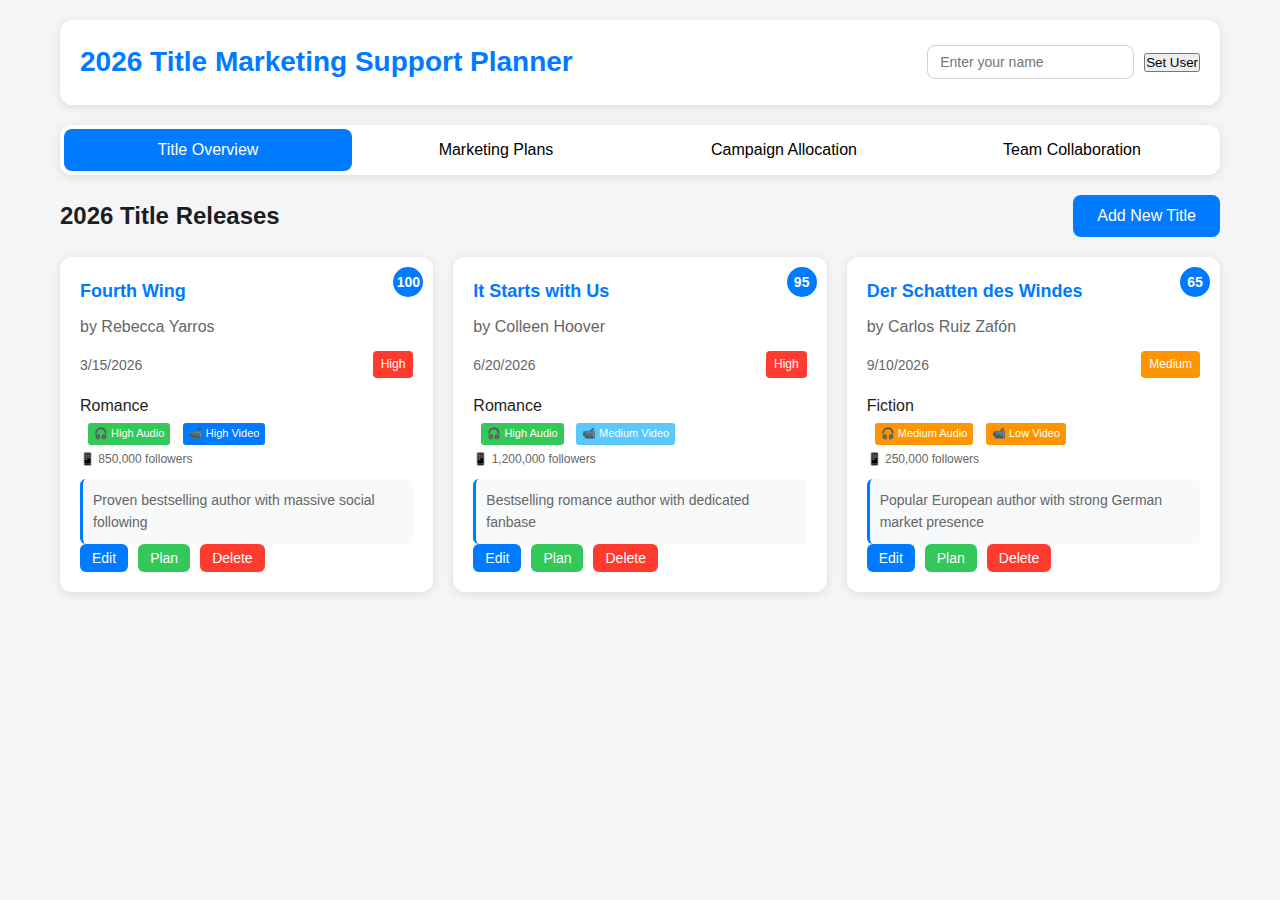
<file: 2026 Title Planning Tool/index.html>
<!DOCTYPE html>
<html lang="en">
<head>
    <meta charset="UTF-8">
    <meta name="viewport" content="width=device-width, initial-scale=1.0">
    <title>2026 Title Marketing Support Planner</title>
    <link rel="stylesheet" href="styles.css">
</head>
<body>
    <div class="container">
        <header>
            <h1>2026 Title Marketing Support Planner</h1>
            <div class="user-info">
                <input type="text" id="userName" placeholder="Enter your name" />
                <button id="saveUser">Set User</button>
            </div>
        </header>

        <nav class="tabs">
            <button class="tab-btn active" data-tab="titles">Title Overview</button>
            <button class="tab-btn" data-tab="planning">Marketing Plans</button>
            <button class="tab-btn" data-tab="allocation">Campaign Allocation</button>
            <button class="tab-btn" data-tab="collaboration">Team Collaboration</button>
        </nav>

        <main>
            <!-- Title Overview Tab -->
            <div id="titles" class="tab-content active">
                <div class="section-header">
                    <h2>2026 Title Releases</h2>
                    <button id="addTitle" class="btn-primary">Add New Title</button>
                </div>
                <div class="titles-grid" id="titlesGrid"></div>
            </div>

            <!-- Marketing Plans Tab -->
            <div id="planning" class="tab-content">
                <div class="section-header">
                    <h2>Marketing Support Plans</h2>
                    <select id="titleFilter">
                        <option value="">All Titles</option>
                    </select>
                </div>
                <div class="plans-container" id="plansContainer"></div>
            </div>

            <!-- Campaign Allocation Tab -->
            <div id="allocation" class="tab-content">
                <div class="section-header">
                    <h2>Campaign Allocation Tracker</h2>
                </div>
                <div class="allocation-dashboard">
                    <div class="allocation-counters">
                        <div class="counter-card">
                            <h3>Marquee Campaigns</h3>
                            <div class="counter-display">
                                <span id="marqueeUsed">0</span> / <span id="marqueeTotal">12</span>
                            </div>
                            <div class="counter-bar">
                                <div id="marqueeBar" class="progress-bar"></div>
                            </div>
                        </div>
                        <div class="counter-card">
                            <h3>Blockbuster Campaigns</h3>
                            <div class="counter-display">
                                <span id="blockbusterUsed">0</span> / <span id="blockbusterTotal">6</span>
                            </div>
                            <div class="counter-bar">
                                <div id="blockbusterBar" class="progress-bar"></div>
                            </div>
                        </div>
                    </div>
                    <div class="allocation-settings">
                        <h4>Allocation Settings</h4>
                        <div class="form-group">
                            <label>Total Marquee Campaigns:</label>
                            <input type="number" id="setMarqueeTotal" value="12" min="1">
                        </div>
                        <div class="form-group">
                            <label>Total Blockbuster Campaigns:</label>
                            <input type="number" id="setBlockbusterTotal" value="6" min="1">
                        </div>
                        <button id="updateAllocation" class="btn-primary">Update Allocation</button>
                    </div>
                </div>
            </div>

            <!-- Team Collaboration Tab -->
            <div id="collaboration" class="tab-content">
                <div class="section-header">
                    <h2>Team Activity & Comments</h2>
                </div>
                <div class="activity-feed" id="activityFeed"></div>
            </div>
        </main>
    </div>

    <!-- Modal for adding/editing titles -->
    <div id="titleModal" class="modal">
        <div class="modal-content">
            <span class="close">&times;</span>
            <h3 id="modalTitle">Add New Title</h3>
            <form id="titleForm">
                <input type="hidden" id="titleId" />
                <div class="form-group">
                    <label for="bookTitle">Title:</label>
                    <input type="text" id="bookTitle" required />
                </div>
                <div class="form-group">
                    <label for="author">Author:</label>
                    <input type="text" id="author" required />
                </div>
                <div class="form-group">
                    <label for="releaseDate">Release Date:</label>
                    <input type="date" id="releaseDate" required />
                </div>
                <div class="form-group">
                    <label for="genre">Genre:</label>
                    <select id="genre">
                        <option value="Fiction">Fiction</option>
                        <option value="Non-Fiction">Non-Fiction</option>
                        <option value="Romance">Romance</option>
                        <option value="Mystery">Mystery</option>
                        <option value="Sci-Fi">Sci-Fi</option>
                        <option value="Biography">Biography</option>
                    </select>
                </div>
                <div class="form-group">
                    <label for="priority">Priority Level:</label>
                    <select id="priority">
                        <option value="High">High</option>
                        <option value="Medium">Medium</option>
                        <option value="Low">Low</option>
                    </select>
                </div>
                <div class="form-group">
                    <label for="audioSuccess">Audio Following/Success:</label>
                    <select id="audioSuccess">
                        <option value="High">High - Strong audio performance</option>
                        <option value="Medium">Medium - Moderate audio success</option>
                        <option value="Low">Low - Limited audio following</option>
                        <option value="None">None - No audio track record</option>
                    </select>
                </div>
                <div class="form-group">
                    <label for="socialFollowing">Social Following (AI-pulled):</label>
                    <input type="number" id="socialFollowing" placeholder="Total followers across platforms">
                </div>
                <div class="form-group">
                    <label for="videoComfort">Video Content Comfort:</label>
                    <select id="videoComfort">
                        <option value="High">High - Actively creates video content</option>
                        <option value="Medium">Medium - Comfortable with video</option>
                        <option value="Low">Low - Limited video experience</option>
                        <option value="None">None - Prefers no video</option>
                    </select>
                </div>
                <div class="form-group">
                    <label for="editorialReason">Editorial Reason for Support:</label>
                    <textarea id="editorialReason" placeholder="Why should this author/title receive paid marketing support?"></textarea>
                </div>
                <div class="form-actions">
                    <button type="submit" class="btn-primary">Save Title</button>
                    <button type="button" class="btn-secondary" id="cancelTitle">Cancel</button>
                </div>
            </form>
        </div>
    </div>

    <!-- Modal for marketing plans -->
    <div id="planModal" class="modal">
        <div class="modal-content large">
            <span class="close">&times;</span>
            <h3 id="planModalTitle">Marketing Support Plan</h3>
            <form id="planForm">
                <input type="hidden" id="planTitleId" />
                <div class="plan-sections">
                    <div class="plan-section">
                        <h4>Campaign Strategy</h4>
                        <textarea id="campaignStrategy" placeholder="Describe the overall marketing strategy..."></textarea>
                    </div>
                    <div class="plan-section">
                        <h4>Target Audience</h4>
                        <textarea id="targetAudience" placeholder="Define the target audience..."></textarea>
                    </div>
                    <div class="plan-section">
                        <h4>Marketing Channels</h4>
                        <div class="checkbox-group">
                            <label><input type="checkbox" value="Social Media"> Social Media</label>
                            <label><input type="checkbox" value="Email Marketing"> Email Marketing</label>
                            <label><input type="checkbox" value="Influencer Partnerships"> Influencer Partnerships</label>
                            <label><input type="checkbox" value="PR & Media"> PR & Media</label>
                            <label><input type="checkbox" value="Paid Advertising"> Paid Advertising</label>
                            <label><input type="checkbox" value="Events & Signings"> Events & Signings</label>
                        </div>
                    </div>
                    <div class="plan-section">
                        <h4>Budget Allocation</h4>
                        <input type="number" id="budget" placeholder="Marketing budget ($)" />
                    </div>
                    <div class="plan-section">
                        <h4>Key Milestones</h4>
                        <textarea id="milestones" placeholder="List key marketing milestones and dates..."></textarea>
                    </div>
                    <div class="plan-section">
                        <h4>Team Members</h4>
                        <input type="text" id="teamMembers" placeholder="Assigned team members (comma-separated)" />
                    </div>
                    <div class="plan-section">
                        <h4>Campaign Type & Region</h4>
                        <div class="campaign-selection">
                            <div class="form-group">
                                <label for="campaignType">Campaign Level:</label>
                                <select id="campaignType">
                                    <option value="">Select Campaign Type</option>
                                    <option value="Marquee">Marquee</option>
                                    <option value="Blockbuster">Blockbuster</option>
                                    <option value="Standard">Standard</option>
                                </select>
                            </div>
                            <div class="form-group">
                                <label>Campaign Region:</label>
                                <div class="checkbox-group">
                                    <label><input type="checkbox" value="US" id="regionUS"> US Campaign</label>
                                    <label><input type="checkbox" value="UK" id="regionUK"> UK Campaign</label>
                                </div>
                            </div>
                        </div>
                    </div>
                </div>
                <div class="form-actions">
                    <button type="submit" class="btn-primary">Save Plan</button>
                    <button type="button" class="btn-secondary" id="cancelPlan">Cancel</button>
                </div>
            </form>
        </div>
    </div>

    <script src="script.js"></script>
</body>
</html>
</file>
<file: 2026 Title Planning Tool/styles.css>
* {
    margin: 0;
    padding: 0;
    box-sizing: border-box;
}

body {
    font-family: -apple-system, BlinkMacSystemFont, 'Segoe UI', Roboto, sans-serif;
    background-color: #f5f5f7;
    color: #1d1d1f;
    line-height: 1.6;
}

.container {
    max-width: 1200px;
    margin: 0 auto;
    padding: 20px;
}

header {
    background: white;
    padding: 20px;
    border-radius: 12px;
    box-shadow: 0 2px 10px rgba(0,0,0,0.1);
    margin-bottom: 20px;
    display: flex;
    justify-content: space-between;
    align-items: center;
}

header h1 {
    color: #007AFF;
    font-size: 28px;
    font-weight: 600;
}

.user-info {
    display: flex;
    gap: 10px;
    align-items: center;
}

.user-info input {
    padding: 8px 12px;
    border: 1px solid #d1d1d6;
    border-radius: 8px;
    font-size: 14px;
}

.tabs {
    display: flex;
    background: white;
    border-radius: 12px;
    padding: 4px;
    margin-bottom: 20px;
    box-shadow: 0 2px 10px rgba(0,0,0,0.1);
}

.tab-btn {
    flex: 1;
    padding: 12px 20px;
    border: none;
    background: transparent;
    border-radius: 8px;
    cursor: pointer;
    font-size: 16px;
    font-weight: 500;
    transition: all 0.3s ease;
}

.tab-btn.active {
    background: #007AFF;
    color: white;
}

.tab-btn:hover:not(.active) {
    background: #f0f0f0;
}

.tab-content {
    display: none;
}

.tab-content.active {
    display: block;
}

.section-header {
    display: flex;
    justify-content: space-between;
    align-items: center;
    margin-bottom: 20px;
}

.section-header h2 {
    font-size: 24px;
    font-weight: 600;
}

.btn-primary {
    background: #007AFF;
    color: white;
    border: none;
    padding: 12px 24px;
    border-radius: 8px;
    font-size: 16px;
    font-weight: 500;
    cursor: pointer;
    transition: background 0.3s ease;
}

.btn-primary:hover {
    background: #0056CC;
}

.btn-secondary {
    background: #f0f0f0;
    color: #1d1d1f;
    border: none;
    padding: 12px 24px;
    border-radius: 8px;
    font-size: 16px;
    font-weight: 500;
    cursor: pointer;
    transition: background 0.3s ease;
}

.btn-secondary:hover {
    background: #e0e0e0;
}

.titles-grid {
    display: grid;
    grid-template-columns: repeat(auto-fill, minmax(300px, 1fr));
    gap: 20px;
}

.title-card {
    background: white;
    border-radius: 12px;
    padding: 20px;
    box-shadow: 0 2px 10px rgba(0,0,0,0.1);
    transition: transform 0.3s ease;
}

.title-card:hover {
    transform: translateY(-2px);
}

.title-card h3 {
    font-size: 18px;
    font-weight: 600;
    margin-bottom: 8px;
    color: #007AFF;
}

.title-card .author {
    color: #666;
    margin-bottom: 12px;
}

.title-card .meta {
    display: flex;
    justify-content: space-between;
    align-items: center;
    margin-bottom: 15px;
}

.title-card .date {
    font-size: 14px;
    color: #666;
}

.priority {
    padding: 4px 8px;
    border-radius: 4px;
    font-size: 12px;
    font-weight: 500;
}

.priority.high {
    background: #FF3B30;
    color: white;
}

.priority.medium {
    background: #FF9500;
    color: white;
}

.priority.low {
    background: #34C759;
    color: white;
}

.title-card .actions {
    display: flex;
    gap: 10px;
}

.btn-small {
    padding: 6px 12px;
    font-size: 14px;
    border-radius: 6px;
    border: none;
    cursor: pointer;
    transition: all 0.3s ease;
}

.btn-edit {
    background: #007AFF;
    color: white;
}

.btn-plan {
    background: #34C759;
    color: white;
}

.plans-container {
    display: grid;
    gap: 20px;
}

.plan-card {
    background: white;
    border-radius: 12px;
    padding: 20px;
    box-shadow: 0 2px 10px rgba(0,0,0,0.1);
}

.plan-card h3 {
    color: #007AFF;
    margin-bottom: 15px;
}

.plan-summary {
    display: grid;
    grid-template-columns: repeat(auto-fit, minmax(200px, 1fr));
    gap: 15px;
    margin-bottom: 15px;
}

.plan-item {
    padding: 10px;
    background: #f8f9fa;
    border-radius: 8px;
}

.plan-item strong {
    display: block;
    margin-bottom: 5px;
    color: #333;
}

.activity-feed {
    background: white;
    border-radius: 12px;
    padding: 20px;
    box-shadow: 0 2px 10px rgba(0,0,0,0.1);
}

.activity-item {
    padding: 15px 0;
    border-bottom: 1px solid #f0f0f0;
}

.activity-item:last-child {
    border-bottom: none;
}

.activity-user {
    font-weight: 600;
    color: #007AFF;
}

.activity-time {
    font-size: 12px;
    color: #666;
    margin-left: 10px;
}

.modal {
    display: none;
    position: fixed;
    z-index: 1000;
    left: 0;
    top: 0;
    width: 100%;
    height: 100%;
    background-color: rgba(0,0,0,0.5);
}

.modal-content {
    background-color: white;
    margin: 5% auto;
    padding: 30px;
    border-radius: 12px;
    width: 90%;
    max-width: 500px;
    position: relative;
}

.modal-content.large {
    max-width: 800px;
}

.close {
    position: absolute;
    right: 20px;
    top: 20px;
    font-size: 28px;
    font-weight: bold;
    cursor: pointer;
    color: #666;
}

.close:hover {
    color: #000;
}

.form-group {
    margin-bottom: 20px;
}

.form-group label {
    display: block;
    margin-bottom: 5px;
    font-weight: 500;
}

.form-group input,
.form-group select,
.form-group textarea {
    width: 100%;
    padding: 10px;
    border: 1px solid #d1d1d6;
    border-radius: 8px;
    font-size: 16px;
}

.form-group textarea {
    height: 100px;
    resize: vertical;
}

.form-actions {
    display: flex;
    gap: 10px;
    justify-content: flex-end;
    margin-top: 30px;
}

.plan-sections {
    display: grid;
    gap: 20px;
}

.plan-section h4 {
    margin-bottom: 10px;
    color: #333;
}

.checkbox-group {
    display: grid;
    grid-template-columns: repeat(auto-fit, minmax(200px, 1fr));
    gap: 10px;
}

.checkbox-group label {
    display: flex;
    align-items: center;
    gap: 8px;
    cursor: pointer;
}

.form-group textarea {
    height: 80px;
    resize: vertical;
}

#titleFilter {
    padding: 8px 12px;
    border: 1px solid #d1d1d6;
    border-radius: 8px;
    font-size: 14px;
}

.allocation-dashboard {
    display: grid;
    grid-template-columns: 2fr 1fr;
    gap: 30px;
    background: white;
    border-radius: 12px;
    padding: 20px;
    box-shadow: 0 2px 10px rgba(0,0,0,0.1);
}

.allocation-counters {
    display: grid;
    gap: 20px;
}

.counter-card {
    background: #f8f9fa;
    border-radius: 8px;
    padding: 20px;
    text-align: center;
}

.counter-card h3 {
    margin-bottom: 15px;
    color: #333;
}

.counter-display {
    font-size: 24px;
    font-weight: 600;
    margin-bottom: 10px;
    color: #007AFF;
}

.counter-bar {
    width: 100%;
    height: 8px;
    background: #e0e0e0;
    border-radius: 4px;
    overflow: hidden;
}

.progress-bar {
    height: 100%;
    background: #007AFF;
    transition: width 0.3s ease;
}

.progress-bar.warning {
    background: #FF9500;
}

.progress-bar.danger {
    background: #FF3B30;
}

.allocation-settings {
    background: #f8f9fa;
    border-radius: 8px;
    padding: 20px;
}

.allocation-settings h4 {
    margin-bottom: 15px;
    color: #333;
}

.campaign-selection {
    display: grid;
    gap: 15px;
}

.audio-indicator {
    display: inline-block;
    padding: 2px 6px;
    border-radius: 3px;
    font-size: 11px;
    font-weight: 500;
    margin-left: 8px;
}

.audio-high {
    background: #34C759;
    color: white;
}

.audio-medium {
    background: #FF9500;
    color: white;
}

.audio-low {
    background: #FF3B30;
    color: white;
}

.audio-none {
    background: #8E8E93;
    color: white;
}

.video-indicator {
    display: inline-block;
    padding: 2px 6px;
    border-radius: 3px;
    font-size: 11px;
    font-weight: 500;
    margin-left: 8px;
}

.video-high {
    background: #007AFF;
    color: white;
}

.video-medium {
    background: #5AC8FA;
    color: white;
}

.video-low {
    background: #FF9500;
    color: white;
}

.video-none {
    background: #8E8E93;
    color: white;
}

.social-following {
    font-size: 12px;
    color: #666;
    margin-top: 5px;
}

.campaign-badge {
    display: inline-block;
    padding: 4px 8px;
    border-radius: 4px;
    font-size: 12px;
    font-weight: 500;
    margin-right: 5px;
}

.campaign-marquee {
    background: #FF3B30;
    color: white;
}

.campaign-blockbuster {
    background: #FF9500;
    color: white;
}

.campaign-standard {
    background: #34C759;
    color: white;
}

.region-badges {
    margin-top: 5px;
}

.region-badge {
    display: inline-block;
    padding: 2px 6px;
    border-radius: 3px;
    font-size: 11px;
    font-weight: 500;
    margin-right: 5px;
    background: #007AFF;
    color: white;
}

.ranking-score {
    position: absolute;
    top: 10px;
    right: 10px;
    background: #007AFF;
    color: white;
    border-radius: 50%;
    width: 30px;
    height: 30px;
    display: flex;
    align-items: center;
    justify-content: center;
    font-weight: 600;
    font-size: 14px;
}

.title-card {
    position: relative;
}

.editorial-reason {
    margin-top: 10px;
    padding: 10px;
    background: #f8f9fa;
    border-radius: 6px;
    font-size: 14px;
    color: #666;
    border-left: 3px solid #007AFF;
}

@media (max-width: 768px) {
    .container {
        padding: 10px;
    }
    
    header {
        flex-direction: column;
        gap: 15px;
        text-align: center;
    }
    
    .titles-grid {
        grid-template-columns: 1fr;
    }
    
    .modal-content {
        width: 95%;
        margin: 10% auto;
        padding: 20px;
    }
    
    .plan-summary {
        grid-template-columns: 1fr;
    }
    
    .allocation-dashboard {
        grid-template-columns: 1fr;
    }
}
</file>
